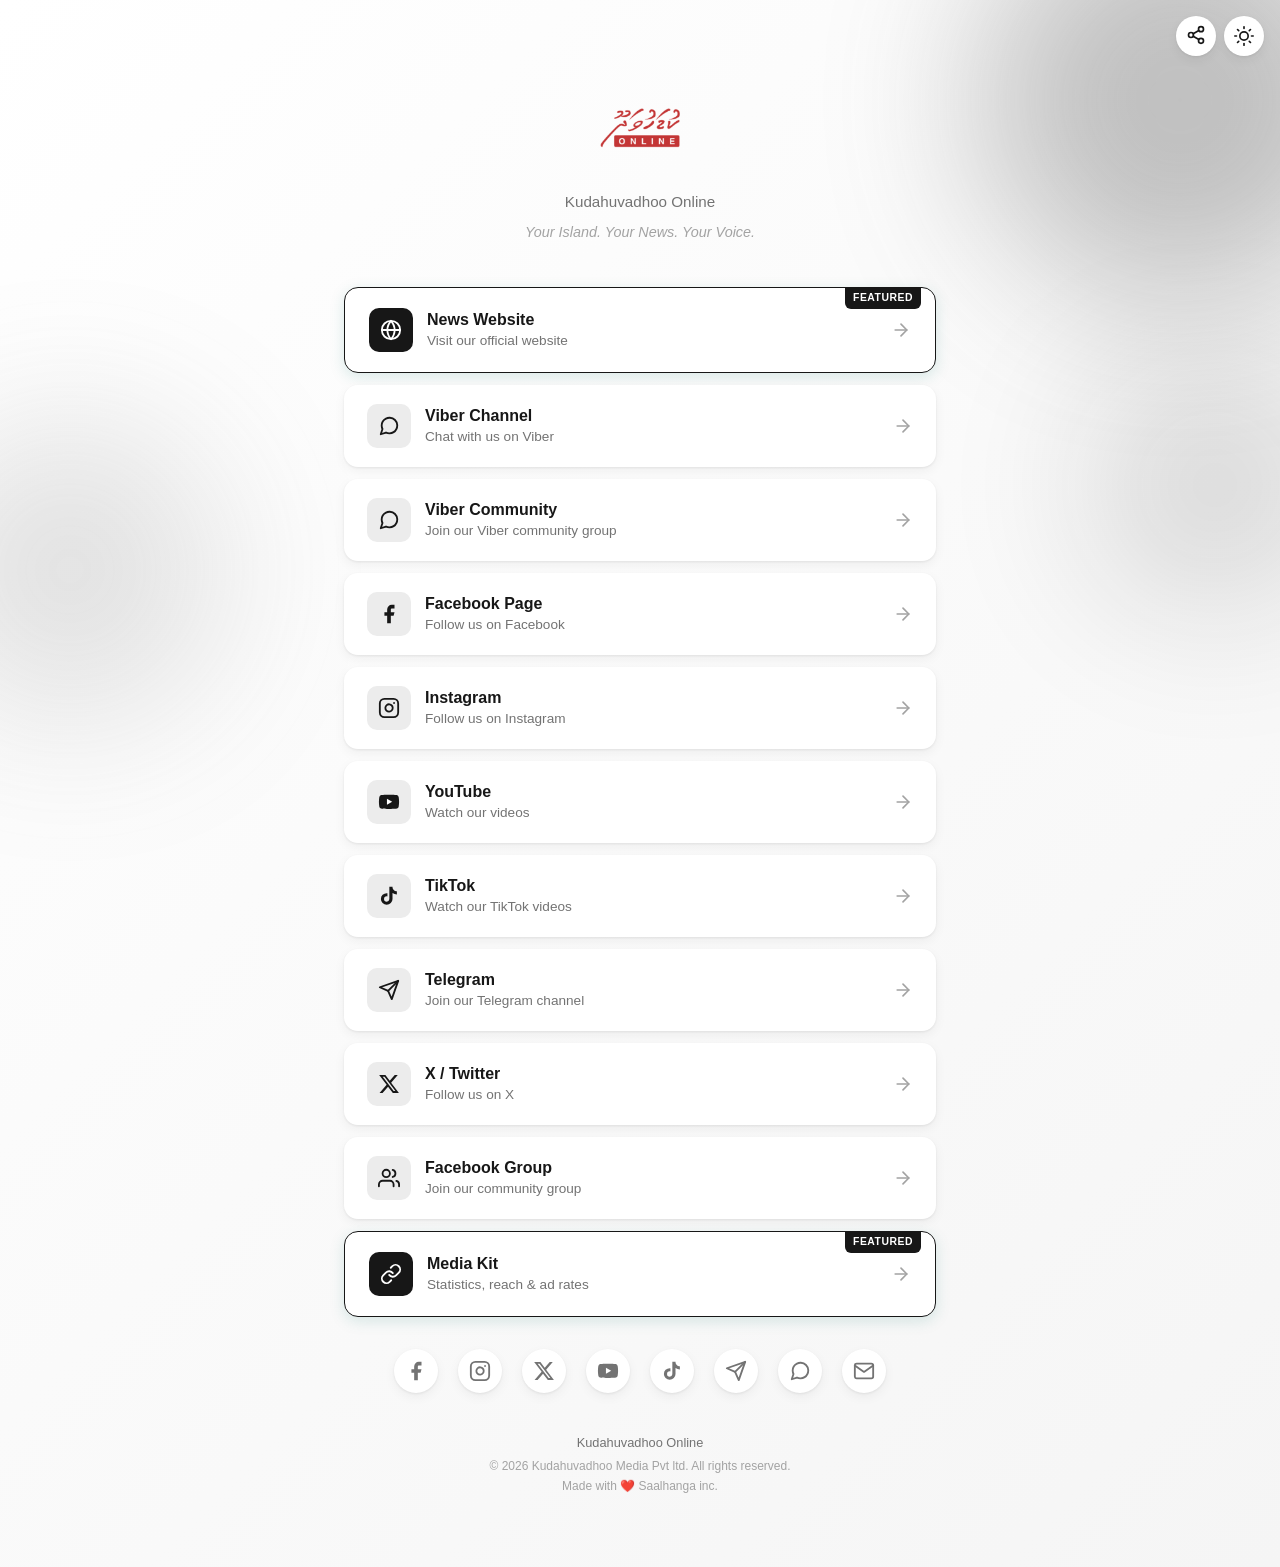
<file: index.html>
<!DOCTYPE html>
<html lang="en" data-theme="light">
<head>
    <meta charset="UTF-8">
    <meta name="viewport" content="width=device-width, initial-scale=1.0">
    <title>Links | Kudahuvadhoo Online</title>
    <meta name="description" content="Connect with Kudahuvadhoo Online — community, events, programs and official KO links.">
    <meta name="theme-color" content="#ffffff">

    <!-- Open Graph -->
    <meta property="og:title" content="Links  | Kudahuvadhoo Online">
    <meta property="og:description" content="Connect with Kudahuvadhoo Online — community, events, programs and official KO links.">
    <meta property="og:image" content="./assets/og-image.jpg">
    <meta property="og:type" content="website">

    <!-- Twitter/X Card -->
    <meta name="twitter:card" content="summary_large_image">
    <meta name="twitter:title" content="Links  | Kudahuvadhoo Online">
    <meta name="twitter:description" content="Connect with Kudahuvadhoo Online — community, events, programs and official KO links.">
    <meta name="twitter:image" content="./assets/og-image.jpg">

    <!-- Favicon -->
    <link rel="icon" type="image/png" href="./assets/favicon.png">

    <link rel="stylesheet" href="./style.css">
</head>
<body>
    <!-- Skip to content for accessibility -->
    <a href="#main" class="skip-link">Skip to content</a>

    <!-- Decorative background elements -->
    <div class="bg-decor" aria-hidden="true">
        <div class="bg-shape bg-shape-1"></div>
        <div class="bg-shape bg-shape-2"></div>
        <div class="bg-shape bg-shape-3"></div>
    </div>

    <!-- Theme Toggle -->
    <button id="theme-toggle" class="theme-toggle" aria-label="Toggle dark mode" title="Toggle theme">
        <span class="theme-toggle-icon" aria-hidden="true">
            <svg class="icon-sun" width="20" height="20" viewBox="0 0 24 24" fill="none" stroke="currentColor" stroke-width="2" stroke-linecap="round" stroke-linejoin="round"><circle cx="12" cy="12" r="5"></circle><line x1="12" y1="1" x2="12" y2="3"></line><line x1="12" y1="21" x2="12" y2="23"></line><line x1="4.22" y1="4.22" x2="5.64" y2="5.64"></line><line x1="18.36" y1="18.36" x2="19.78" y2="19.78"></line><line x1="1" y1="12" x2="3" y2="12"></line><line x1="21" y1="12" x2="23" y2="12"></line><line x1="4.22" y1="19.78" x2="5.64" y2="18.36"></line><line x1="18.36" y1="5.64" x2="19.78" y2="4.22"></line></svg>
            <svg class="icon-moon" width="20" height="20" viewBox="0 0 24 24" fill="none" stroke="currentColor" stroke-width="2" stroke-linecap="round" stroke-linejoin="round"><path d="M21 12.79A9 9 0 1 1 11.21 3 7 7 0 0 0 21 12.79z"></path></svg>
        </span>
    </button>
    <button id="share-button" class="theme-toggle" aria-label="Share this page" title="Share">
        <span class="theme-toggle-icon" aria-hidden="true">
            <svg width="20" height="20" viewBox="0 0 24 24" fill="none" stroke="currentColor" stroke-width="2" stroke-linecap="round" stroke-linejoin="round"><circle cx="18" cy="5" r="3"></circle><circle cx="6" cy="12" r="3"></circle><circle cx="18" cy="19" r="3"></circle><line x1="8.59" y1="13.51" x2="15.42" y2="17.49"></line><line x1="15.41" y1="6.51" x2="8.59" y2="10.49"></line></svg>
        </span>
    </button>
    <div id="share-toast" class="share-toast" aria-live="polite" role="status">
        <span class="share-toast-icon" aria-hidden="true">
            <svg width="16" height="16" viewBox="0 0 24 24" fill="none" stroke="currentColor" stroke-width="3" stroke-linecap="round" stroke-linejoin="round"><polyline points="20 6 9 17 4 12"></polyline></svg>
        </span>
        <span class="share-toast-text">Link copied</span>
    </div>

    <main id="main" class="container">
        <!-- Profile Section -->
        <header class="profile">
            <div class="profile-logo">
                <img src="./assets/logo.png" alt="Kudahuvadhoo Online" class="logo-img">
            </div>
            <p class="profile-fullname">Kudahuvadhoo Online</p>
            <p class="profile-tagline">Your Island. Your News. Your Voice.</p>
        </header>
        <!-- Links Container -->
        <section class="links" id="links-container" aria-label="Links">
            <!-- Dynamically populated by script.js -->
        </section>

        <!-- Social Media Section -->
        <nav class="socials" aria-label="Social media links">
            <a href="https://web.facebook.com/kudahuvadhoo.mv" class="social-link" aria-label="Facebook" target="_blank" rel="noopener noreferrer">
                <svg width="22" height="22" viewBox="0 0 24 24" fill="currentColor"><path d="M18 2h-3a5 5 0 0 0-5 5v3H7v4h3v8h4v-8h3l1-4h-4V7a1 1 0 0 1 1-1h3z"></path></svg>
            </a>
            <a href="https://www.instagram.com/kudahuvadhoomv/" class="social-link" aria-label="Instagram" target="_blank" rel="noopener noreferrer">
                <svg width="22" height="22" viewBox="0 0 24 24" fill="none" stroke="currentColor" stroke-width="2" stroke-linecap="round" stroke-linejoin="round"><rect x="2" y="2" width="20" height="20" rx="5" ry="5"></rect><path d="M16 11.37A4 4 0 1 1 12.63 8 4 4 0 0 1 16 11.37z"></path><line x1="17.5" y1="6.5" x2="17.51" y2="6.5"></line></svg>
            </a>
            <a href="https://x.com/kudahuvadhoomv" class="social-link" aria-label="X / Twitter" target="_blank" rel="noopener noreferrer">
                <svg width="22" height="22" viewBox="0 0 24 24" fill="currentColor"><path d="M18.244 2.25h3.308l-7.227 8.26 8.502 11.24H16.17l-5.214-6.817L4.99 21.75H1.68l7.73-8.835L1.254 2.25H8.08l4.713 6.231zm-1.161 17.52h1.833L7.084 4.126H5.117z"></path></svg>
            </a>
            <a href="https://www.youtube.com/@kudahuvadhoomv" class="social-link" aria-label="YouTube" target="_blank" rel="noopener noreferrer">
                <svg width="22" height="22" viewBox="0 0 24 24" fill="currentColor"><path d="M22.54 6.42a2.78 2.78 0 0 0-1.94-2C18.88 4 12 4 12 4s-6.88 0-8.6.46a2.78 2.78 0 0 0-1.94 2A29 29 0 0 0 1 11.75a29 29 0 0 0 .46 5.33A2.78 2.78 0 0 0 3.4 19.1c1.72.46 8.6.46 8.6.46s6.88 0 8.6-.46a2.78 2.78 0 0 0 1.94-2 29 29 0 0 0 .46-5.25 29 29 0 0 0-.46-5.43z"></path><polygon points="9.75 15.02 15.5 11.75 9.75 8.48 9.75 15.02" fill="white"></polygon></svg>
            </a>
            <a href="https://www.tiktok.com/@kudahuvadhoo.mv" class="social-link" aria-label="TikTok" target="_blank" rel="noopener noreferrer">
                <svg width="22" height="22" viewBox="0 0 24 24" fill="currentColor"><path d="M19.59 6.69a4.83 4.83 0 0 1-3.77-4.25V2h-3.45v13.67a2.89 2.89 0 0 1-2.88 2.5 2.89 2.89 0 0 1-2.89-2.89 2.89 2.89 0 0 1 2.89-2.89c.28 0 .54.04.79.1v-3.5a6.37 6.37 0 0 0-.79-.05A6.34 6.34 0 0 0 3.15 15.2a6.34 6.34 0 0 0 6.34 6.34 6.34 6.34 0 0 0 6.34-6.34V8.86a8.28 8.28 0 0 0 4.76 1.52V6.93a4.85 4.85 0 0 1-1-.03z"></path></svg>
            </a>
            <a href="https://t.me/kudahuvadhoomv" class="social-link" aria-label="Telegram" target="_blank" rel="noopener noreferrer">
                <svg width="22" height="22" viewBox="0 0 24 24" fill="none" stroke="currentColor" stroke-width="2" stroke-linecap="round" stroke-linejoin="round"><line x1="22" y1="2" x2="11" y2="13"></line><polygon points="22 2 15 22 11 13 2 9 22 2"></polygon></svg>
            </a>
            <a href="https://invite.viber.com/?g2=AQBf9dTlRT4rr01Fq9IQU%2FHoNZb0biJ%2F8w6o8Nc%2FM58L9ArMtkvTAqy0a9pyo4vd" class="social-link" aria-label="Viber" target="_blank" rel="noopener noreferrer">
                <svg width="22" height="22" viewBox="0 0 24 24" fill="none" stroke="currentColor" stroke-width="2" stroke-linecap="round" stroke-linejoin="round"><path d="M21 11.5a8.38 8.38 0 0 1-.9 3.8 8.5 8.5 0 0 1-7.6 4.7 8.38 8.38 0 0 1-3.8-.9L3 21l1.9-5.7a8.38 8.38 0 0 1-.9-3.8 8.5 8.5 0 0 1 4.7-7.6 8.38 8.38 0 0 1 3.8-.9h.5a8.48 8.48 0 0 1 8 8v.5z"></path></svg>
            </a>
            <a href="mailto:kudahuvadhoo.mv@gmail.com" class="social-link" aria-label="Email" target="_blank" rel="noopener noreferrer">
                <svg width="22" height="22" viewBox="0 0 24 24" fill="none" stroke="currentColor" stroke-width="2" stroke-linecap="round" stroke-linejoin="round"><path d="M4 4h16c1.1 0 2 .9 2 2v12c0 1.1-.9 2-2 2H4c-1.1 0-2-.9-2-2V6c0-1.1.9-2 2-2z"></path><polyline points="22,6 12,13 2,6"></polyline></svg>
            </a>
        </nav>

        <!-- Footer -->
        <footer class="footer">
            <p class="footer-name">Kudahuvadhoo Online</p>
            <p class="footer-copy">&copy; <span id="index-year"></span> Kudahuvadhoo Media Pvt ltd. All rights reserved.</p>
            <p class="footer-note">Made with ❤️ Saalhanga inc.</p>
        </footer>
    </main>

    <script src="./script.js" defer></script>
    <script src="./data/links.js" defer></script>
    <script>
        (function () {
            var yearEl = document.getElementById('index-year');
            if (yearEl) yearEl.textContent = new Date().getFullYear();
        })();
    </script>
</body>
</html>
</file>
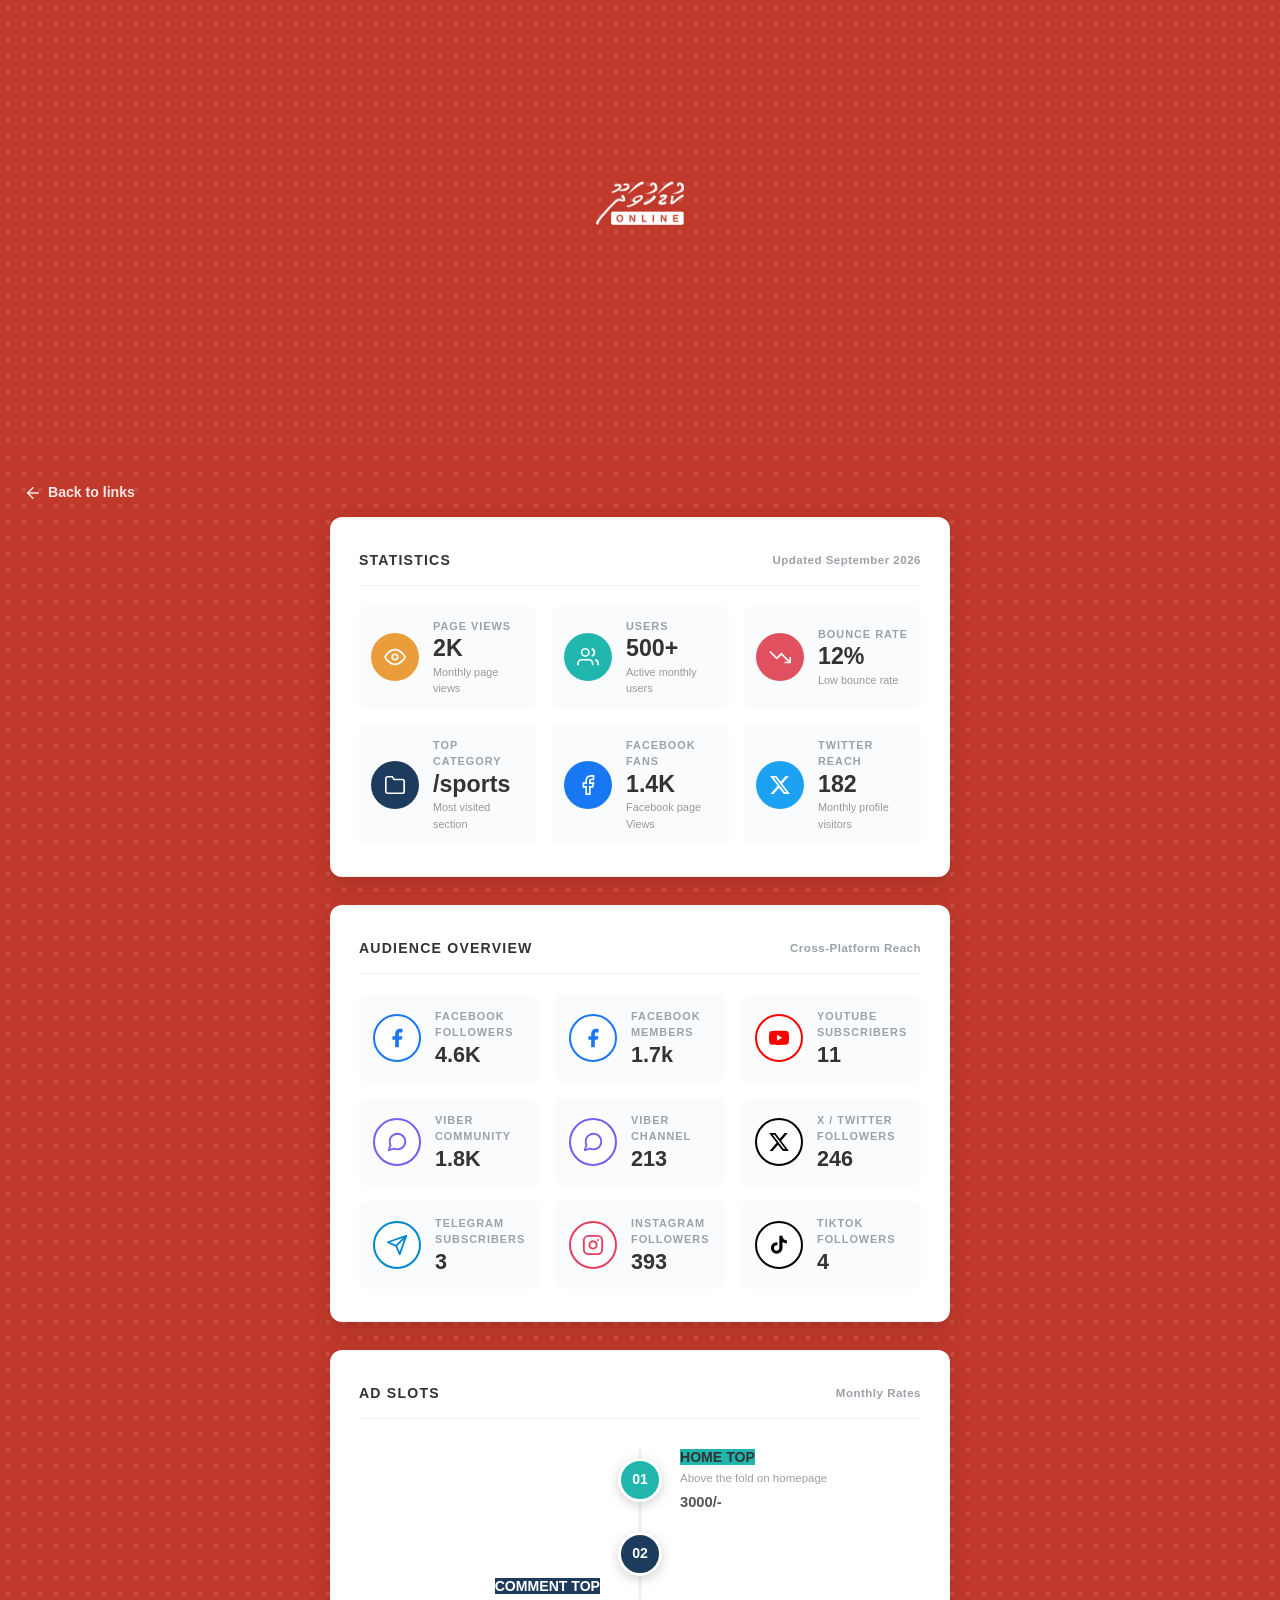
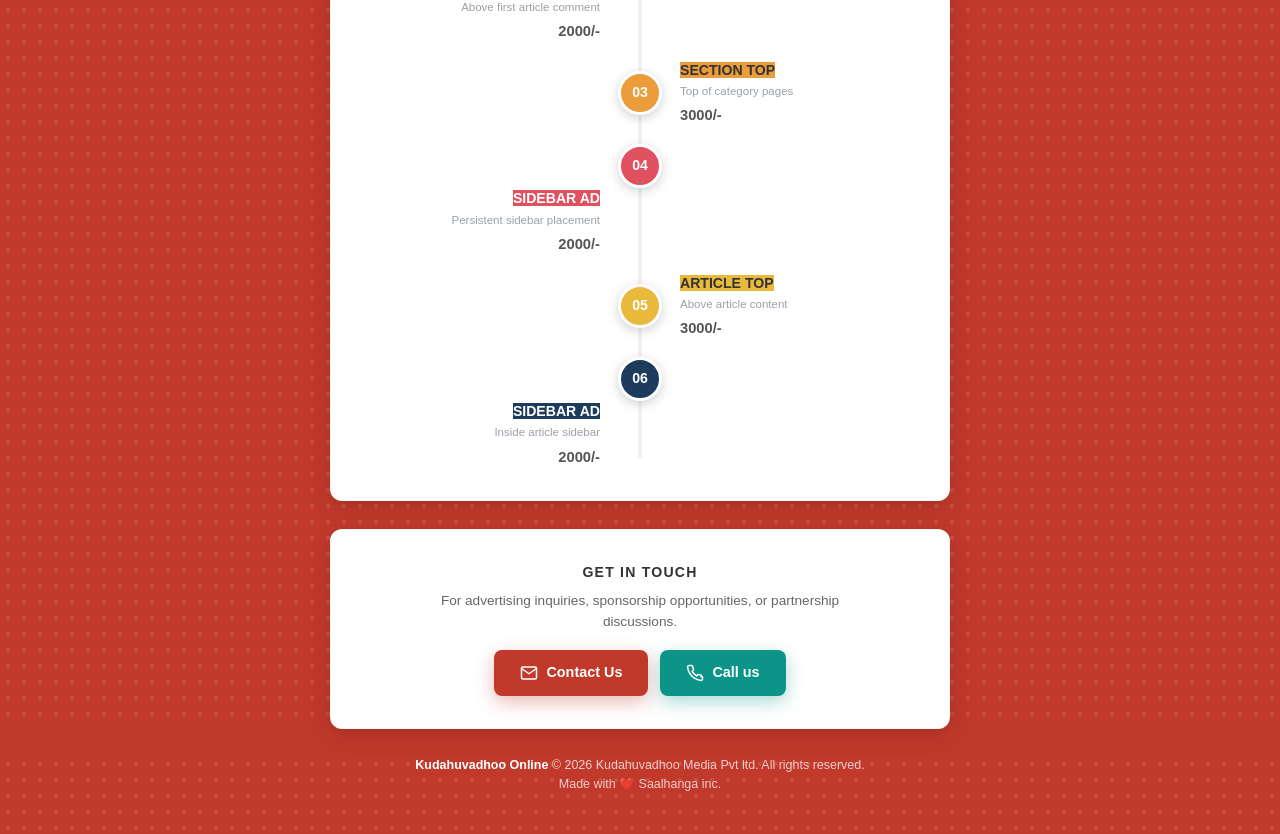
<file: mediakit.html>
<!DOCTYPE html>
<html lang="en">
<head>
    <meta charset="UTF-8">
    <meta name="viewport" content="width=device-width, initial-scale=1">
    <title>Media Kit | Kudahuvadhoo Online</title>
    <meta name="description" content="Media Kit | Kudahuvadhoo � statistics, reach metrics, and advertising rates.">

    <!-- Open Graph -->
    <meta property="og:title" content="Media Kit | Kudahuvadhoo Online">
    <meta property="og:description" content="Statistics, reach & ad rates for Kudahuvadhoo Online.">
    <meta property="og:image" content="./assets/logo-white.png">
    <meta property="og:type" content="website">

    <!-- Twitter/X Card -->
    <meta name="twitter:card" content="summary_large_image">
    <meta name="twitter:title" content="Media Kit | Kudahuvadhoo Online">
    <meta name="twitter:description" content="Statistics, reach & ad rates for Kudahuvadhoo Online.">
    <meta name="twitter:image" content="./assets/logo-white.png">

    <link rel="icon" type="image/png" href="./assets/favicon.png">
    <style>
        :root {
            --red: #c0392b;
            --dot: rgba(255, 255, 255, .10);
            --ink: #3d3d3d;
            --label: #9aa1a8;
            --navy: #1d3b5c;
            --teal: #20b6ae;
            --teal-dark: #1c4c63;
            --cyan: #22b8c4;
            --orange: #eb9d3c;
            --pink: #e0505f;
            --gold: #e8b93b;
            --twitter: #1DA1F2;
            --facebook: #1877F2;
            --surface: #ffffff;
            --shadow-card: 0 8px 24px rgba(0, 0, 0, .10), 0 2px 8px rgba(0, 0, 0, .06);
            --shadow-elevated: 0 16px 40px rgba(0, 0, 0, .14), 0 4px 12px rgba(0, 0, 0, .08);
            --radius: 8px;
            --radius-lg: 12px;
            --transition-fast: 150ms ease;
            --transition-base: 250ms ease;
        }

        *,
        *::before,
        *::after {
            box-sizing: border-box;
            margin: 0;
            padding: 0;
        }

        html {
            -webkit-text-size-adjust: 100%;
            scroll-behavior: smooth;
        }

        body {
            font-family: -apple-system, BlinkMacSystemFont, "Segoe UI", Roboto, "Helvetica Neue", Arial, sans-serif;
            background: var(--red);
            color: var(--ink);
            line-height: 1.5;
            min-height: 100vh;
            overflow-x: hidden;
        }

        @keyframes slideUp {
            from { opacity: 0; transform: translateY(18px); }
            to { opacity: 1; transform: translateY(0); }
        }
        @keyframes scaleIn {
            from { opacity: 0; transform: scale(.92); }
            to { opacity: 1; transform: scale(1); }
        }

        .cover {
            position: relative;
            min-height: 48vh;
            display: flex;
            flex-direction: column;
            align-items: center;
            justify-content: center;
            text-align: center;
            padding: 40px 24px 56px;
            background: var(--red);
        }

        .cover-dots {
            position: absolute;
            inset: 0;
            background-image: radial-gradient(var(--dot) 2.2px, transparent 2.2px);
            background-size: 16px 16px;
            pointer-events: none;
        }

        .wordmark-logo {
            position: relative;
            z-index: 1;
            max-width: 320px;
            max-height: 150px;
            width: auto;
            height: auto;
            display: inline-block;
            animation: scaleIn .7s ease both;
            will-change: transform;
        }

        .wrap {
            position: relative;
            padding: 32px 24px 0;
            min-height: 52vh;
        }
        .wrap-dots {
            position: absolute;
            inset: 0;
            background-image: radial-gradient(var(--dot) 2.2px, transparent 2.2px);
            background-size: 16px 16px;
            pointer-events: none;
        }

        .card {
            position: relative;
            z-index: 1;
            max-width: 620px;
            margin: 0 auto 28px;
            background: var(--surface);
            border-radius: var(--radius-lg);
            padding: 32px 28px;
            box-shadow: var(--shadow-card);
            border: 1px solid rgba(0, 0, 0, .04);
            animation: slideUp .6s ease both;
            transition: box-shadow var(--transition-base), transform var(--transition-fast);
            will-change: transform;
        }
        .card:hover {
            box-shadow: var(--shadow-elevated);
            transform: translateY(-2px);
        }

        .card-header {
            display: flex;
            align-items: center;
            justify-content: space-between;
            margin-bottom: 20px;
            padding-bottom: 14px;
            border-bottom: 1px solid #eef0f2;
        }

        .card h2 {
            text-transform: uppercase;
            letter-spacing: 1.2px;
            font-size: .88rem;
            font-weight: 800;
            color: #333;
        }

        .card-meta {
            font-size: .72rem;
            color: var(--label);
            font-weight: 600;
            letter-spacing: .5px;
        }

        .stats-grid {
            display: grid;
            grid-template-columns: repeat(auto-fill, minmax(260px, 1fr));
            gap: 16px;
        }

        .stat-item {
            display: flex;
            align-items: center;
            gap: 14px;
            padding: 12px;
            border-radius: var(--radius);
            background: #fafbfc;
            transition: background var(--transition-fast), transform var(--transition-fast);
            will-change: transform;
        }
        .stat-item:hover {
            background: #f3f5f7;
            transform: translateY(-1px);
        }

        .icon-circle {
            width: 48px;
            height: 48px;
            border-radius: 50%;
            flex-shrink: 0;
            display: flex;
            align-items: center;
            justify-content: center;
            color: #fff;
            transition: transform var(--transition-fast);
            will-change: transform;
        }
        .icon-circle svg {
            width: 22px;
            height: 22px;
        }
        .stat-item:hover .icon-circle {
            transform: scale(1.06);
        }

        .icon-orange { background: var(--orange); }
        .icon-teal { background: var(--teal); }
        .icon-pink { background: var(--pink); }
        .icon-navy { background: var(--navy); }
        .icon-teal-dark { background: var(--teal-dark); }
        .icon-gold { background: var(--gold); }
        .icon-twitter { background: var(--twitter); }
        .icon-facebook { background: var(--facebook); }

        .slot .name .icon-navy,
        .slot .name .icon-pink,
        .slot .name .icon-teal-dark,
        .slot .name .icon-facebook {
            color: #fff;
        }

        .stat-label {
            font-size: .68rem;
            letter-spacing: 1px;
            color: var(--label);
            text-transform: uppercase;
            font-weight: 700;
        }
        .stat-value {
            font-size: 1.45rem;
            font-weight: 800;
            color: #333;
            margin-top: 1px;
            line-height: 1.2;
        }
        .stat-desc {
            font-size: .68rem;
            color: #999;
            font-weight: 500;
            margin-top: 1px;
        }

        .audience-grid {
            display: grid;
            grid-template-columns: repeat(auto-fill, minmax(260px, 1fr));
            gap: 16px;
        }
        .audience-item {
            display: flex;
            align-items: center;
            gap: 14px;
            padding: 14px;
            border-radius: var(--radius);
            background: #fafbfc;
            transition: background var(--transition-fast), transform var(--transition-fast);
            will-change: transform;
        }
        .audience-item:hover {
            background: #f3f5f7;
            transform: translateY(-1px);
        }
        .audience-item .icon-circle {
            width: 48px;
            height: 48px;
            border-radius: 50%;
            flex-shrink: 0;
            display: flex;
            align-items: center;
            justify-content: center;
            background: #fff;
            border: 2px solid currentColor;
            transition: transform var(--transition-fast);
            will-change: transform;
        }
        .audience-item:hover .icon-circle {
            transform: scale(1.06);
        }
        .audience-item .icon-circle svg {
            width: 22px;
            height: 22px;
        }
        .audience-label {
            font-size: .68rem;
            letter-spacing: 1px;
            color: var(--label);
            text-transform: uppercase;
            font-weight: 700;
        }
        .audience-value {
            font-size: 1.35rem;
            font-weight: 800;
            color: #333;
            margin-top: 1px;
            line-height: 1.2;
        }

        .timeline {
            position: relative;
            padding-top: 8px;
        }
        .timeline::before {
            content: "";
            position: absolute;
            left: 50%;
            top: 10px;
            bottom: 10px;
            width: 3px;
            background: #edf0f2;
            transform: translateX(-50%);
        }

        .slot {
            display: grid;
            grid-template-columns: 1fr 56px 1fr;
            align-items: center;
            margin-bottom: 18px;
            position: relative;
        }
        .slot:last-child {
            margin-bottom: 0;
        }

        .badge-num {
            grid-column: 2;
            justify-self: center;
            width: 44px;
            height: 44px;
            border-radius: 50%;
            color: #fff;
            font-weight: 800;
            font-size: .88rem;
            display: flex;
            align-items: center;
            justify-content: center;
            border: 3px solid #fff;
            box-shadow: 0 3px 12px rgba(0, 0, 0, .18);
            position: relative;
            z-index: 1;
            transition: transform var(--transition-fast);
            will-change: transform;
        }
        .slot:hover .badge-num {
            transform: scale(1.08);
        }

        .slot .info {
            display: flex;
            flex-direction: column;
        }
        .slot .name {
            font-weight: 800;
            text-transform: uppercase;
            font-size: .88rem;
            color: #333;
        }
        .slot .detail {
            font-size: .72rem;
            color: var(--label);
            font-weight: 500;
            margin-top: 2px;
        }
        .slot .price {
            color: #555;
            font-weight: 700;
            margin-top: 4px;
            font-size: .92rem;
        }
        .slot.right .info {
            grid-column: 3;
            text-align: left;
            padding-left: 12px;
        }
        .slot.left .info {
            grid-column: 1;
            text-align: right;
            padding-right: 12px;
        }

        .contact-card {
            text-align: center;
            padding: 28px 32px;
            border-radius: var(--radius-lg);
            transition: background var(--transition-fast);
        }
        .contact-card:hover {
            background: #fafbfc;
        }
        .contact-card h2 {
            margin-bottom: 8px;
        }
        .contact-note {
            font-size: .85rem;
            color: #666;
            margin-bottom: 18px;
            max-width: 420px;
            margin-left: auto;
            margin-right: auto;
        }
        .contact-btn {
            display: inline-flex;
            align-items: center;
            gap: 8px;
            background: var(--red);
            color: #fff;
            text-decoration: none;
            font-weight: 700;
            font-size: .9rem;
            padding: 12px 26px;
            border-radius: var(--radius);
            box-shadow: 0 6px 18px rgba(192, 57, 43, .35);
            transition: transform var(--transition-fast), box-shadow var(--transition-fast);
        }
        .contact-btn:hover {
            transform: translateY(-2px);
            box-shadow: 0 10px 24px rgba(192, 57, 43, .45);
        }
        .contact-btn:active {
            transform: scale(.97);
        }
        .contact-btn:focus-visible {
            outline: 2px solid #fff;
            outline-offset: 3px;
            box-shadow: 0 0 0 4px rgba(192, 57, 43, .3);
        }
        .contact-btn svg {
             width: 18px;
             height: 18px;
         }
         .call-btn {
             background: #0d9488;
             box-shadow: 0 6px 18px rgba(13, 148, 136, .35);
         }
         .call-btn:hover {
             box-shadow: 0 10px 24px rgba(13, 148, 136, .45);
         }
         .call-btn:focus-visible {
             box-shadow: 0 0 0 4px rgba(13, 148, 136, .3);
         }
         .contact-btns {
             display: inline-flex;
             flex-wrap: wrap;
             gap: 12px;
             justify-content: center;
         }

        .back-link {
            display: inline-flex;
            align-items: center;
            gap: 6px;
            color: rgba(255, 255, 255, .88);
            text-decoration: none;
            font-weight: 700;
            font-size: .88rem;
            margin-bottom: 14px;
            transition: opacity var(--transition-fast), transform var(--transition-fast);
        }
        .back-link:hover {
            opacity: .75;
            transform: translateX(-2px);
        }
        .back-link:focus-visible {
            outline: 2px solid rgba(255, 255, 255, .6);
            outline-offset: 3px;
            border-radius: 4px;
        }
        .back-link svg {
            width: 18px;
            height: 18px;
        }

        .mk-footer {
            text-align: center;
            padding: 0 18px 40px;
            color: rgba(255, 255, 255, .75);
            font-size: .78rem;
            animation: slideUp .6s ease both;
            background-image: radial-gradient(var(--dot) 2.2px, transparent 2.2px);
            background-size: 16px 16px;
        }
        .mk-footer strong {
            color: #fff;
            font-weight: 700;
        }

        @media (max-width: 460px) {
            .cover {
                min-height: 48vh;
                padding: 36px 18px 56px;
            }
            .wordmark-logo {
                max-width: 320px;
                max-height: 150px;
            }
            .card {
                padding: 26px 18px;
            }
            .stats-grid {
                grid-template-columns: 1fr;
                gap: 12px;
            }
            .audience-grid {
                grid-template-columns: 1fr;
                gap: 12px;
            }
            .timeline::before {
                left: 20px;
            }
            .slot {
                grid-template-columns: 44px 1fr;
                gap: 0;
            }
            .badge-num {
                grid-column: 1;
                grid-row: 1;
                width: 40px;
                height: 40px;
                font-size: .78rem;
                border-width: 3px;
            }
            .slot.right .info,
            .slot.left .info {
                grid-column: 2;
                grid-row: 1;
                text-align: left;
                padding-left: 10px;
                padding-right: 0;
            }
            .slot .name,
            .slot .price,
            .slot .detail {
                font-size: .8rem;
            }
            .mk-footer {
                font-size: .72rem;
            }
        }

        @media (min-width: 640px) {
            .stats-grid {
                grid-template-columns: repeat(2, 1fr);
                max-width: 540px;
                margin-left: auto;
                margin-right: auto;
            }
            .audience-grid {
                grid-template-columns: repeat(2, 1fr);
                max-width: 540px;
                margin-left: auto;
                margin-right: auto;
            }
        }

        @media (min-width: 768px) {
            .cover {
                min-height: 50vh;
            }
            .wordmark-logo {
                max-width: 480px;
                max-height: 220px;
            }
            .card {
                padding: 32px 28px;
            }
            .stats-grid {
                grid-template-columns: repeat(3, 1fr);
                max-width: 620px;
            }
            .audience-grid {
                grid-template-columns: repeat(3, 1fr);
                max-width: 620px;
            }
        }

        @media print {
            body {
                background: #fff;
                color: #000;
            }
            .cover {
                min-height: auto;
                padding: 24px;
                background: #fff;
            }
            .cover-dots {
                display: none;
            }
            .wordmark-logo {
                max-height: 80px;
            }
            .wrap {
                padding: 16px;
                min-height: auto;
            }
            .wrap-dots {
                display: none;
            }
            .card {
                box-shadow: none;
                border: 1px solid #ddd;
                break-inside: avoid;
                animation: none;
            }
            .card:hover {
                box-shadow: none;
                transform: none;
            }
            .card h2 {
                color: #000;
            }
            .contact-btn {
                 background: #000;
                 color: #fff;
                 box-shadow: none;
                 border: 1px solid #000;
             }
             .call-btn {
                 background: #000;
                 color: #fff;
                 box-shadow: none;
                 border: 1px solid #000;
             }
            .mk-footer {
                color: #666;
                background-image: none;
            }
            .back-link {
                color: #333;
            }
            .slot:hover .badge-num {
                transform: none;
            }
            .stat-item:hover {
                background: #fafbfc;
                transform: none;
            }
            .contact-card:hover {
                background: transparent;
            }
        }

        @media (prefers-reduced-motion: reduce) {
            *,
            *::before,
            *::after {
                animation-duration: 0.01ms !important;
                animation-iteration-count: 1 !important;
                transition-duration: 0.01ms !important;
                scroll-behavior: auto !important;
            }
        }

        ::selection {
            background: rgba(255, 255, 255, .35);
            color: #fff;
        }
    </style>
</head>
<body>

    <section class="cover">
        <div class="cover-dots" aria-hidden="true"></div>
        <img src="./assets/logo-white.png" alt="Kudahuvadhoo Online" class="wordmark-logo">
    </section>

    <section class="wrap">
        <main id="main">
        <div class="wrap-dots" aria-hidden="true"></div>
        <a class="back-link" href="./index.html">
            <svg viewBox="0 0 24 24" fill="none" stroke="currentColor" stroke-width="2" stroke-linecap="round" stroke-linejoin="round"><line x1="19" y1="12" x2="5" y2="12"></line><polyline points="12 19 5 12 12 5"></polyline></svg>
            Back to links
        </a>

        <div class="card" id="stats-card">
            <div class="card-header">
                <h2>Statistics</h2>
                <span class="card-meta" id="last-updated"></span>
            </div>
            <div class="stats-grid" id="stats-grid"></div>
        </div>

        <div class="card" id="audience-card">
            <div class="card-header">
                <h2>Audience Overview</h2>
                <span class="card-meta">Cross-Platform Reach</span>
            </div>
            <div class="audience-grid" id="audience-grid"></div>
        </div>

        <div class="card" id="adslots-card">
            <div class="card-header">
                <h2>Ad Slots</h2>
                <span class="card-meta">Monthly Rates</span>
            </div>
            <div class="timeline" id="adslots-timeline"></div>
        </div>

        <div class="card contact-card" id="contact-card">
            <h2>Get In Touch</h2>
            <p class="contact-note" id="contact-note"></p>
            <div class="contact-btns">
                <a class="contact-btn" id="contact-btn" href="mailto:kudahuvadhoo.mv@gmail.com">
                    <svg viewBox="0 0 24 24" fill="none" stroke="currentColor" stroke-width="2" stroke-linecap="round" stroke-linejoin="round"><path d="M4 4h16c1.1 0 2 .9 2 2v12c0 1.1-.9 2-2 2H4c-1.1 0-2-.9-2-2V6c0-1.1.9-2 2-2z"></path><polyline points="22,6 12,13 2,6"></polyline></svg>
                    Contact Us
                </a>
                <a class="contact-btn call-btn" id="call-btn" href="tel:+9607861051">
                    <svg viewBox="0 0 24 24" fill="none" stroke="currentColor" stroke-width="2" stroke-linecap="round" stroke-linejoin="round"><path d="M22 16.92v3a2 2 0 0 1-2.18 2 19.79 19.79 0 0 1-8.63-3.07 19.5 19.5 0 0 1-6-6A19.79 19.79 0 0 1 2.12 4.18 2 2 0 0 1 4.11 2h3a2 2 0 0 1 2 1.72c.127.96.362 1.903.7 2.81a2 2 0 0 1-.45 2.11L8.09 9.91a16 16 0 0 0 6 6l1.27-1.27a2 2 0 0 1 2.11-.45c.907.338 1.85.573 2.81.7A2 2 0 0 1 20 16.92z"></path></svg>
                    Call us
                </a>
            </div>
        </div>
        </main>
    </section>

    <footer class="mk-footer">
        <p><strong>Kudahuvadhoo Online</strong> &copy; <span id="mediakit-year"></span> Kudahuvadhoo Media Pvt ltd. All rights reserved.</p>
        <p>Made with &#x2764;&#xFE0F; Saalhanga inc.</p>
    </footer>

    <script src="./data/mediakit-data.js"></script>
    <script>
        (function () {
            function renderStats() {
                const grid = document.getElementById('stats-grid');
                const updatedEl = document.getElementById('last-updated');
                if (!grid || typeof mediakitData === 'undefined') return;

                if (updatedEl && mediakitData.brand && mediakitData.brand.lastUpdated) {
                    updatedEl.textContent = 'Updated ' + mediakitData.brand.lastUpdated;
                }

                grid.innerHTML = '';
                mediakitData.stats.forEach(function (stat, i) {
                    const item = document.createElement('div');
                    item.className = 'stat-item';
                    item.style.animation = 'slideUp .5s ease ' + (i * 0.05) + 's both';

                    const colorClass = 'icon-' + stat.colorVar.replace(/[^a-z0-9]/gi, '');
                    const iconSvg = (typeof mediakitIcons !== 'undefined' && mediakitIcons[stat.icon])
                        ? mediakitIcons[stat.icon]
                        : '<svg viewBox="0 0 24 24" fill="none" stroke="currentColor" stroke-width="1.8"><circle cx="12" cy="12" r="4"/></svg>';

                    item.innerHTML =
                        '<div class="icon-circle ' + colorClass + '">' + iconSvg + '</div>' +
                        '<div>' +
                            '<div class="stat-label">' + escapeHtml(stat.label) + '</div>' +
                            '<div class="stat-value">' + escapeHtml(stat.value) + '</div>' +
                            (stat.description ? '<div class="stat-desc">' + escapeHtml(stat.description) + '</div>' : '') +
                        '</div>';

                    grid.appendChild(item);
                });
            }

            function renderAdSlots() {
                const timeline = document.getElementById('adslots-timeline');
                if (!timeline || typeof mediakitData === 'undefined') return;

                timeline.innerHTML = '';
                const slots = Array.isArray(mediakitData.adSlots) ? mediakitData.adSlots : [];
                if (!slots.length) {
                    timeline.innerHTML = '<p style="text-align:center;color:#9aa1a8;font-size:.85rem;">No ad slots available.</p>';
                    return;
                }

                slots.forEach(function (slot, i) {
                    const el = document.createElement('div');
                    const side = i % 2 === 0 ? 'right' : 'left';
                    el.className = 'slot ' + side;
                    el.style.animation = 'slideUp .5s ease ' + (i * 0.05) + 's both';

                    const colorClass = 'icon-' + slot.colorVar.replace(/[^a-z0-9]/gi, '');
                    const nameHtml = '<span class="' + colorClass + '">' + slot.name + '</span>';

                    el.innerHTML =
                        '<div class="badge-num ' + colorClass + '">' + String(slot.position).padStart(2, '0') + '</div>' +
                        '<div class="info">' +
                            '<div class="name">' + nameHtml + '</div>' +
                            (slot.detail ? '<div class="detail">' + escapeHtml(slot.detail) + '</div>' : '') +
                            '<div class="price">' + escapeHtml(slot.price) + '</div>' +
                        '</div>';

                    timeline.appendChild(el);
                });
            }

            function renderContact() {
                const noteEl = document.getElementById('contact-note');
                const btnEl = document.getElementById('contact-btn');
                const callBtn = document.getElementById('call-btn');
                if (typeof mediakitData === 'undefined' || !mediakitData.contact) return;

                if (noteEl && mediakitData.contact.note) {
                    noteEl.textContent = mediakitData.contact.note;
                }
                if (btnEl && mediakitData.contact.email) {
                    btnEl.href = 'mailto:' + mediakitData.contact.email;
                }
                if (callBtn && mediakitData.contact.phone) {
                    callBtn.href = 'tel:' + mediakitData.contact.phone;
                }
            }

            function renderAudience() {
                const grid = document.getElementById('audience-grid');
                if (!grid || typeof mediakitData === 'undefined') return;

                grid.innerHTML = '';
                const items = Array.isArray(mediakitData.audience) ? mediakitData.audience : [];
                if (!items.length) {
                    grid.innerHTML = '<p style="text-align:center;color:#9aa1a8;font-size:.85rem;">No audience data available.</p>';
                    return;
                }

                items.forEach(function (item, i) {
                    const el = document.createElement('div');
                    el.className = 'audience-item';
                    el.style.animation = 'slideUp .5s ease ' + (i * 0.05) + 's both';

                    const colorClass = 'icon-' + item.colorVar.replace(/[^a-z0-9]/gi, '');
                    const iconSvg = (typeof mediakitIcons !== 'undefined' && mediakitIcons[item.icon])
                        ? mediakitIcons[item.icon]
                        : '<svg viewBox="0 0 24 24" fill="none" stroke="currentColor" stroke-width="1.8"><circle cx="12" cy="12" r="4"/></svg>';

                    el.innerHTML =
                        '<div class="icon-circle ' + colorClass + '">' + iconSvg + '</div>' +
                        '<div>' +
                            '<div class="audience-label">' + escapeHtml(item.label) + '</div>' +
                            '<div class="audience-value">' + escapeHtml(item.value) + '</div>' +
                        '</div>';

                    const iconCircle = el.querySelector('.icon-circle');
                    if (iconCircle && item.brandColor) {
                        iconCircle.style.color = item.brandColor;
                        iconCircle.style.borderColor = item.brandColor;
                    }

                    grid.appendChild(el);
                });
            }

            function escapeHtml(str) {
                if (!str) return '';
                return str
                    .replace(/&/g, '&amp;')
                    .replace(/</g, '&lt;')
                    .replace(/>/g, '&gt;')
                    .replace(/"/g, '&quot;')
                    .replace(/'/g, '&#039;');
            }

            function init() {
                renderStats();
                renderAdSlots();
                renderAudience();
                renderContact();
                const yearEl = document.getElementById('mediakit-year');
                if (yearEl) yearEl.textContent = new Date().getFullYear();
            }

            if (document.readyState === 'loading') {
                document.addEventListener('DOMContentLoaded', init);
            } else {
                init();
            }
        })();
    </script>
</body>
</html>
</file>
<file: style.css>
:root {
    --primary: #171717;
    --primary-light: #525252;
    --secondary: #737373;
    --background: #ffffff;
    --surface: #ffffff;
    --text: #171717;
    --text-secondary: #737373;
    --text-muted: #a3a3a3;
    --border: #e5e5e5;
    --card-shadow: 0 1px 3px rgba(0,0,0,0.08), 0 4px 12px rgba(0,0,0,0.05);
    --card-shadow-hover: 0 8px 25px rgba(0,0,0,0.12), 0 4px 10px rgba(0,0,0,0.06);
    --featured-shadow: 0 4px 15px rgba(15,118,110,0.15);
    --transition-fast: 150ms ease;
    --transition-base: 250ms ease;
    --radius: 14px;
    --radius-sm: 10px;
}

[data-theme="dark"] {
    --primary: #f1f5f9;
    --primary-light: #e2e8f0;
    --primary-dark: #ffffff;
    --secondary: #94a3b8;
    --background: #0f172a;
    --surface: #1e293b;
    --text: #f1f5f9;
    --text-secondary: #cbd5e1;
    --text-muted: #94a3b8;
    --border: #334155;
    --card-shadow: 0 1px 3px rgba(0,0,0,0.3), 0 4px 12px rgba(0,0,0,0.2);
    --card-shadow-hover: 0 8px 25px rgba(0,0,0,0.4), 0 4px 10px rgba(0,0,0,0.25);
    --featured-shadow: 0 4px 20px rgba(45,212,191,0.2);
}

*,
*::before,
*::after {
    box-sizing: border-box;
    margin: 0;
    padding: 0;
}

html {
    -webkit-text-size-adjust: 100%;
    scroll-behavior: smooth;
}

body {
    font-family: -apple-system, BlinkMacSystemFont, "Segoe UI", Roboto, "Helvetica Neue", Arial, sans-serif;
    background: var(--background);
    color: var(--text);
    line-height: 1.5;
    min-height: 100vh;
    position: relative;
    overflow-x: hidden;
    transition: background-color var(--transition-base), color var(--transition-base);
}

/* Skip link */
.skip-link {
    position: absolute;
    top: -100px;
    left: 16px;
    background: var(--primary);
    color: #fff;
    padding: 8px 16px;
    border-radius: var(--radius-sm);
    z-index: 1000;
    font-size: 0.875rem;
    text-decoration: none;
    transition: top var(--transition-fast);
}
.skip-link:focus {
    top: 16px;
}

/* Background decoration */
.bg-decor {
    position: fixed;
    inset: 0;
    pointer-events: none;
    overflow: hidden;
    z-index: 0;
}
.bg-shape {
    position: absolute;
    border-radius: 50%;
    filter: blur(80px);
    opacity: 0.35;
}
.bg-shape-1 {
    width: 400px;
    height: 400px;
    background: var(--primary-light);
    top: -100px;
    right: -100px;
}
.bg-shape-2 {
    width: 300px;
    height: 300px;
    background: var(--secondary);
    bottom: 20%;
    left: -80px;
    opacity: 0.2;
}
.bg-shape-3 {
    width: 250px;
    height: 250px;
    background: var(--primary);
    top: 40%;
    right: -60px;
    opacity: 0.15;
}

/* Container */
.container {
    position: relative;
    z-index: 1;
    max-width: 640px;
    margin: 0 auto;
    padding: 24px 16px 32px;
    animation: fadeIn 0.6s ease forwards;
}

/* Theme toggle */
.theme-toggle {
    position: fixed;
    top: 16px;
    right: 16px;
    z-index: 100;
    width: 40px;
    height: 40px;
    border: none;
    border-radius: 50%;
    background: var(--surface);
    color: var(--text);
    box-shadow: var(--card-shadow);
    cursor: pointer;
    display: flex;
    align-items: center;
    justify-content: center;
    transition: background-color var(--transition-base), color var(--transition-base), box-shadow var(--transition-fast), transform var(--transition-fast);
}
.theme-toggle:hover {
    box-shadow: var(--card-shadow-hover);
    transform: translateY(-1px);
}
.theme-toggle:active {
    transform: scale(0.95);
}
.theme-toggle:focus-visible {
    outline: 2px solid var(--primary);
    outline-offset: 2px;
}
.theme-toggle .icon-sun { display: block; }
.theme-toggle .icon-moon { display: none; }
[data-theme="dark"] .theme-toggle .icon-sun { display: none; }
[data-theme="dark"] .theme-toggle .icon-moon { display: block; }

/* Share button */
#share-button {
    right: 64px;
}
#share-button:hover {
    color: var(--primary);
}

/* Share toast */
.share-toast {
    position: fixed;
    top: 18px;
    left: 50%;
    transform: translateX(-50%);
    z-index: 110;
    display: flex;
    align-items: center;
    gap: 8px;
    padding: 8px 14px;
    border-radius: 999px;
    background: var(--surface);
    color: var(--text);
    box-shadow: var(--card-shadow);
    border: 1px solid var(--border);
    opacity: 0;
    pointer-events: none;
    transition: opacity var(--transition-base), transform var(--transition-base);
    transform: translateX(-50%) translateY(-8px);
    font-size: 0.8rem;
    font-weight: 500;
}
.share-toast.is-visible {
    opacity: 1;
    pointer-events: auto;
    transform: translateX(-50%) translateY(0);
}
.share-toast-icon {
    display: flex;
    align-items: center;
    justify-content: center;
    color: #16a34a;
}
[data-theme="dark"] .share-toast-icon {
    color: #4ade80;
}

/* Profile */
.profile {
    text-align: center;
    padding: 32px 0 24px;
    animation: slideUp 0.7s ease forwards;
}
.profile-logo {
    margin-bottom: 16px;
}
.profile-logo img {
        width: 80px;
        height: 80px;
    }
.logo-img {
    width: 80px;
    height: 80px;
    object-fit: contain;
}
.profile-name {
    font-size: 1.5rem;
    font-weight: 700;
    letter-spacing: -0.01em;
    margin-bottom: 4px;
    color: var(--text);
}
.profile-fullname {
    font-size: 0.95rem;
    color: var(--text-secondary);
    margin-bottom: 8px;
    font-weight: 500;
}
.profile-tagline {
    font-size: 0.9rem;
    color: var(--text-muted);
    font-style: italic;
    margin-bottom: 12px;
}

/* Links */
.links {
    display: flex;
    flex-direction: column;
    gap: 12px;
    margin-bottom: 32px;
}

/* Link Card */
.link-card {
    display: flex;
    align-items: center;
    gap: 14px;
    padding: 16px 18px;
    background: var(--surface);
    border-radius: var(--radius);
    box-shadow: var(--card-shadow);
    text-decoration: none;
    color: var(--text);
    transition: transform var(--transition-fast), box-shadow var(--transition-fast), background-color var(--transition-base);
    position: relative;
    border: 1px solid transparent;
    cursor: pointer;
    animation: slideUp 0.5s ease forwards;
    opacity: 0;
}
.link-card:hover {
    transform: translateY(-3px);
    box-shadow: var(--card-shadow-hover);
}
.link-card:active {
    transform: scale(0.985);
}
.link-card:focus-visible {
    outline: 2px solid var(--primary);
    outline-offset: 2px;
}
.link-card.featured {
    border-color: var(--primary);
    box-shadow: var(--featured-shadow);
    padding: 18px 20px;
}
.link-card.featured:hover {
    box-shadow: var(--card-shadow-hover), 0 0 0 3px rgba(23, 23, 23, 0.1);
}

.link-icon {
    flex-shrink: 0;
    width: 44px;
    height: 44px;
    border-radius: var(--radius-sm);
    background: color-mix(in srgb, var(--primary) 8%, transparent);
    display: flex;
    align-items: center;
    justify-content: center;
    color: var(--primary);
    transition: background-color var(--transition-base), color var(--transition-base);
}
.link-icon svg {
    width: 22px;
    height: 22px;
}
.link-card.featured .link-icon {
    background: var(--primary);
    color: #fff;
}
[data-theme="dark"] .link-card.featured .link-icon {
    color: #0f172a;
}

[data-theme="dark"] .link-card.featured:hover {
    box-shadow: var(--card-shadow-hover), 0 0 0 3px rgba(241, 245, 249, 0.1);
}

.link-content {
    flex: 1;
    min-width: 0;
}
.link-title {
    font-size: 1rem;
    font-weight: 600;
    line-height: 1.25;
    margin-bottom: 2px;
}
.link-description {
    font-size: 0.85rem;
    color: var(--text-secondary);
    line-height: 1.35;
    white-space: nowrap;
    overflow: hidden;
    text-overflow: ellipsis;
}
.link-arrow {
    flex-shrink: 0;
    width: 20px;
    height: 20px;
    color: var(--text-muted);
    transition: transform var(--transition-fast), color var(--transition-base);
}
.link-card:hover .link-arrow {
    transform: translateX(3px);
    color: var(--primary);
}

/* Featured label */
.link-badge {
    position: absolute;
    top: -1px;
    right: 14px;
    background: var(--primary);
    color: #fff;
    font-size: 0.65rem;
    font-weight: 700;
    text-transform: uppercase;
    letter-spacing: 0.05em;
    padding: 3px 8px;
    border-radius: 0 0 6px 6px;
}
[data-theme="dark"] .link-badge {
    color: #0f172a;
}

/* Socials */
.socials {
    display: flex;
    justify-content: center;
    gap: 20px;
    margin-bottom: 40px;
    animation: fadeIn 0.8s ease forwards;
    opacity: 0;
}
.social-link {
    display: flex;
    align-items: center;
    justify-content: center;
    width: 44px;
    height: 44px;
    border-radius: 50%;
    background: var(--surface);
    color: var(--text-secondary);
    box-shadow: var(--card-shadow);
    text-decoration: none;
    transition: transform var(--transition-fast), box-shadow var(--transition-fast), background-color var(--transition-base), color var(--transition-base);
}
.social-link:hover {
    transform: translateY(-2px);
    box-shadow: var(--card-shadow-hover);
    color: var(--primary);
}
.social-link:active {
    transform: scale(0.93);
}
.social-link:focus-visible {
    outline: 2px solid var(--primary);
    outline-offset: 2px;
}

/* Footer */
.footer {
    text-align: center;
    padding: 0 16px 24px;
    animation: fadeIn 1s ease forwards;
    opacity: 0;
}
.footer-brand {
    font-weight: 700;
    font-size: 0.95rem;
    color: var(--text);
}
.footer-name {
    font-size: 0.8rem;
    color: var(--text-secondary);
    margin-bottom: 4px;
}
.footer-copy {
    font-size: 0.75rem;
    color: var(--text-muted);
    margin-bottom: 2px;
}
.footer-note {
    font-size: 0.75rem;
    color: var(--text-muted);
}

/* Animations */
@keyframes fadeIn {
    from { opacity: 0; }
    to { opacity: 1; }
}
@keyframes slideUp {
    from { opacity: 0; transform: translateY(16px); }
    to { opacity: 1; transform: translateY(0); }
}

/* Reduced motion */
@media (prefers-reduced-motion: reduce) {
    *,
    *::before,
    *::after {
        animation-duration: 0.01ms !important;
        animation-iteration-count: 1 !important;
        transition-duration: 0.01ms !important;
        scroll-behavior: auto !important;
    }
}

/* Responsive */
@media (min-width: 768px) {
    .container {
        padding: 48px 24px 48px;
    }
    .profile {
        padding: 40px 0 32px;
    }
    .profile-logo svg {
        width: 96px;
        height: 96px;
    }
    .profile-name {
        font-size: 1.75rem;
    }
    .link-card {
        padding: 18px 22px;
    }
    .link-card.featured {
        padding: 20px 24px;
    }
}

@media (min-width: 1024px) {
    body {
        background: linear-gradient(135deg, #ffffff 0%, #f5f5f5 100%);
    }
    [data-theme="dark"] body {
        background: linear-gradient(135deg, #0f172a 0%, #1a1f2e 100%);
    }
}

/* Selection color */
::selection {
    background: var(--primary-light);
    color: #fff;
}
</file>
